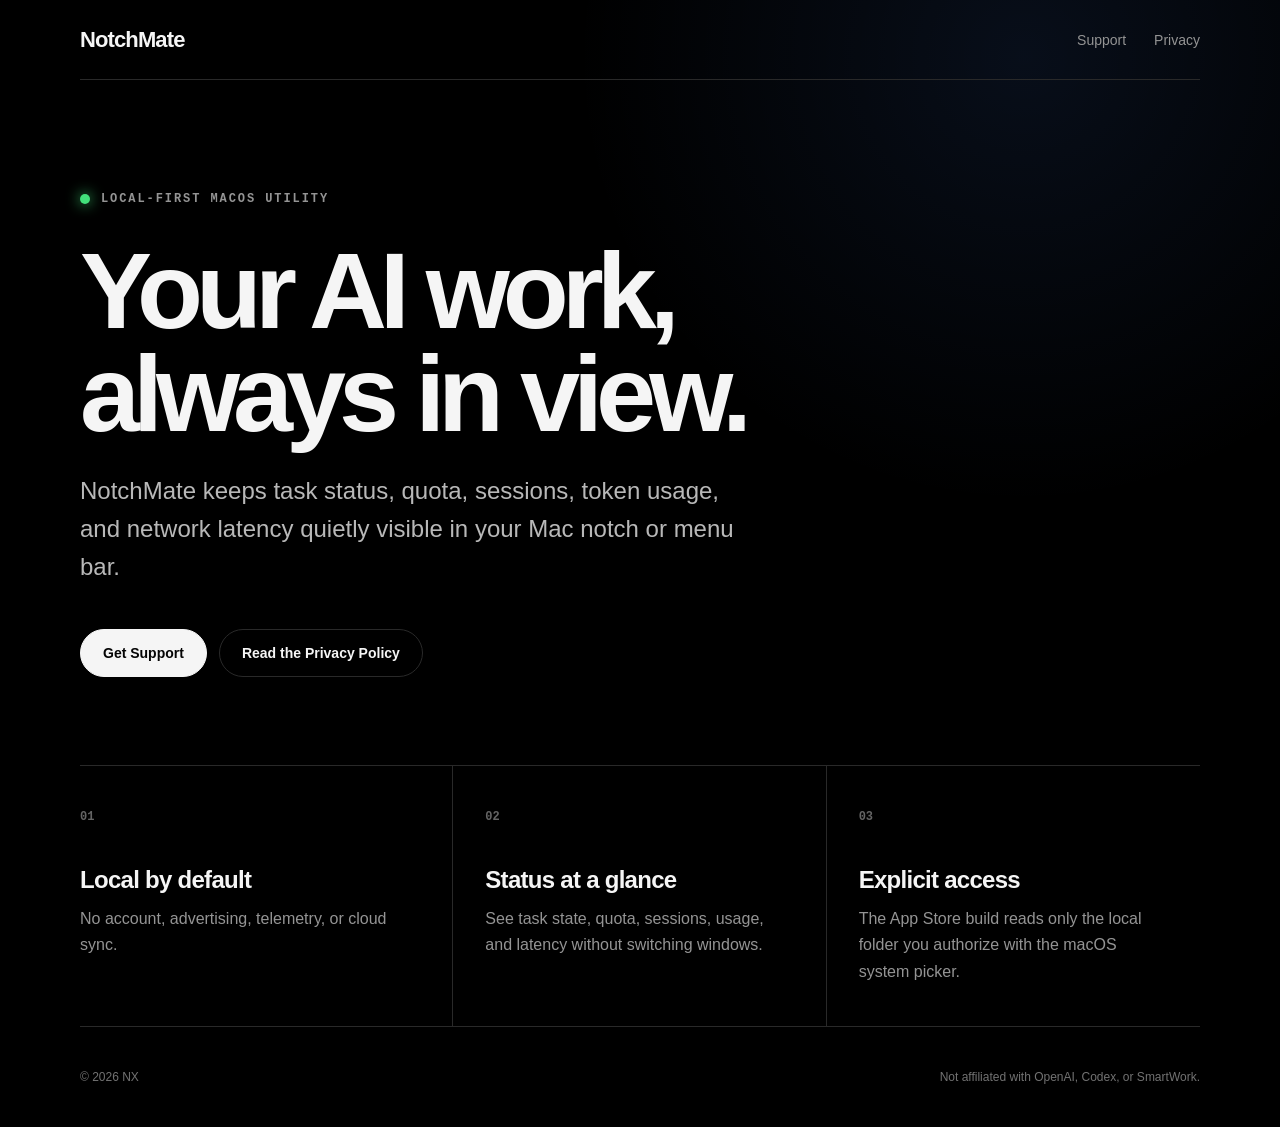
<file: index.html>
<!doctype html>
<html lang="en-US">
<head>
  <meta charset="utf-8">
  <meta name="viewport" content="width=device-width, initial-scale=1">
  <title>NotchMate</title>
  <meta name="description" content="NotchMate is a local-first macOS status utility for your Mac notch or menu bar.">
  <link rel="stylesheet" href="styles.css">
</head>
<body>
  <main>
    <nav class="nav">
      <a class="brand" href="index.html">NotchMate</a>
      <div class="nav-links"><a href="support.html">Support</a><a href="privacy.html">Privacy</a></div>
    </nav>
    <section class="hero">
      <div class="eyebrow"><span class="signal green"></span>LOCAL-FIRST MACOS UTILITY</div>
      <h1>Your AI work,<br>always in view.</h1>
      <p class="lead">NotchMate keeps task status, quota, sessions, token usage, and network latency quietly visible in your Mac notch or menu bar.</p>
      <div class="actions">
        <a class="button primary" href="support.html">Get Support</a>
        <a class="button" href="privacy.html">Read the Privacy Policy</a>
      </div>
    </section>
    <section class="feature-grid" aria-label="Product features">
      <article><span class="number">01</span><h2>Local by default</h2><p>No account, advertising, telemetry, or cloud sync.</p></article>
      <article><span class="number">02</span><h2>Status at a glance</h2><p>See task state, quota, sessions, usage, and latency without switching windows.</p></article>
      <article><span class="number">03</span><h2>Explicit access</h2><p>The App Store build reads only the local folder you authorize with the macOS system picker.</p></article>
    </section>
    <footer><span>© 2026 NX</span><span>Not affiliated with OpenAI, Codex, or SmartWork.</span></footer>
  </main>
</body>
</html>
</file>
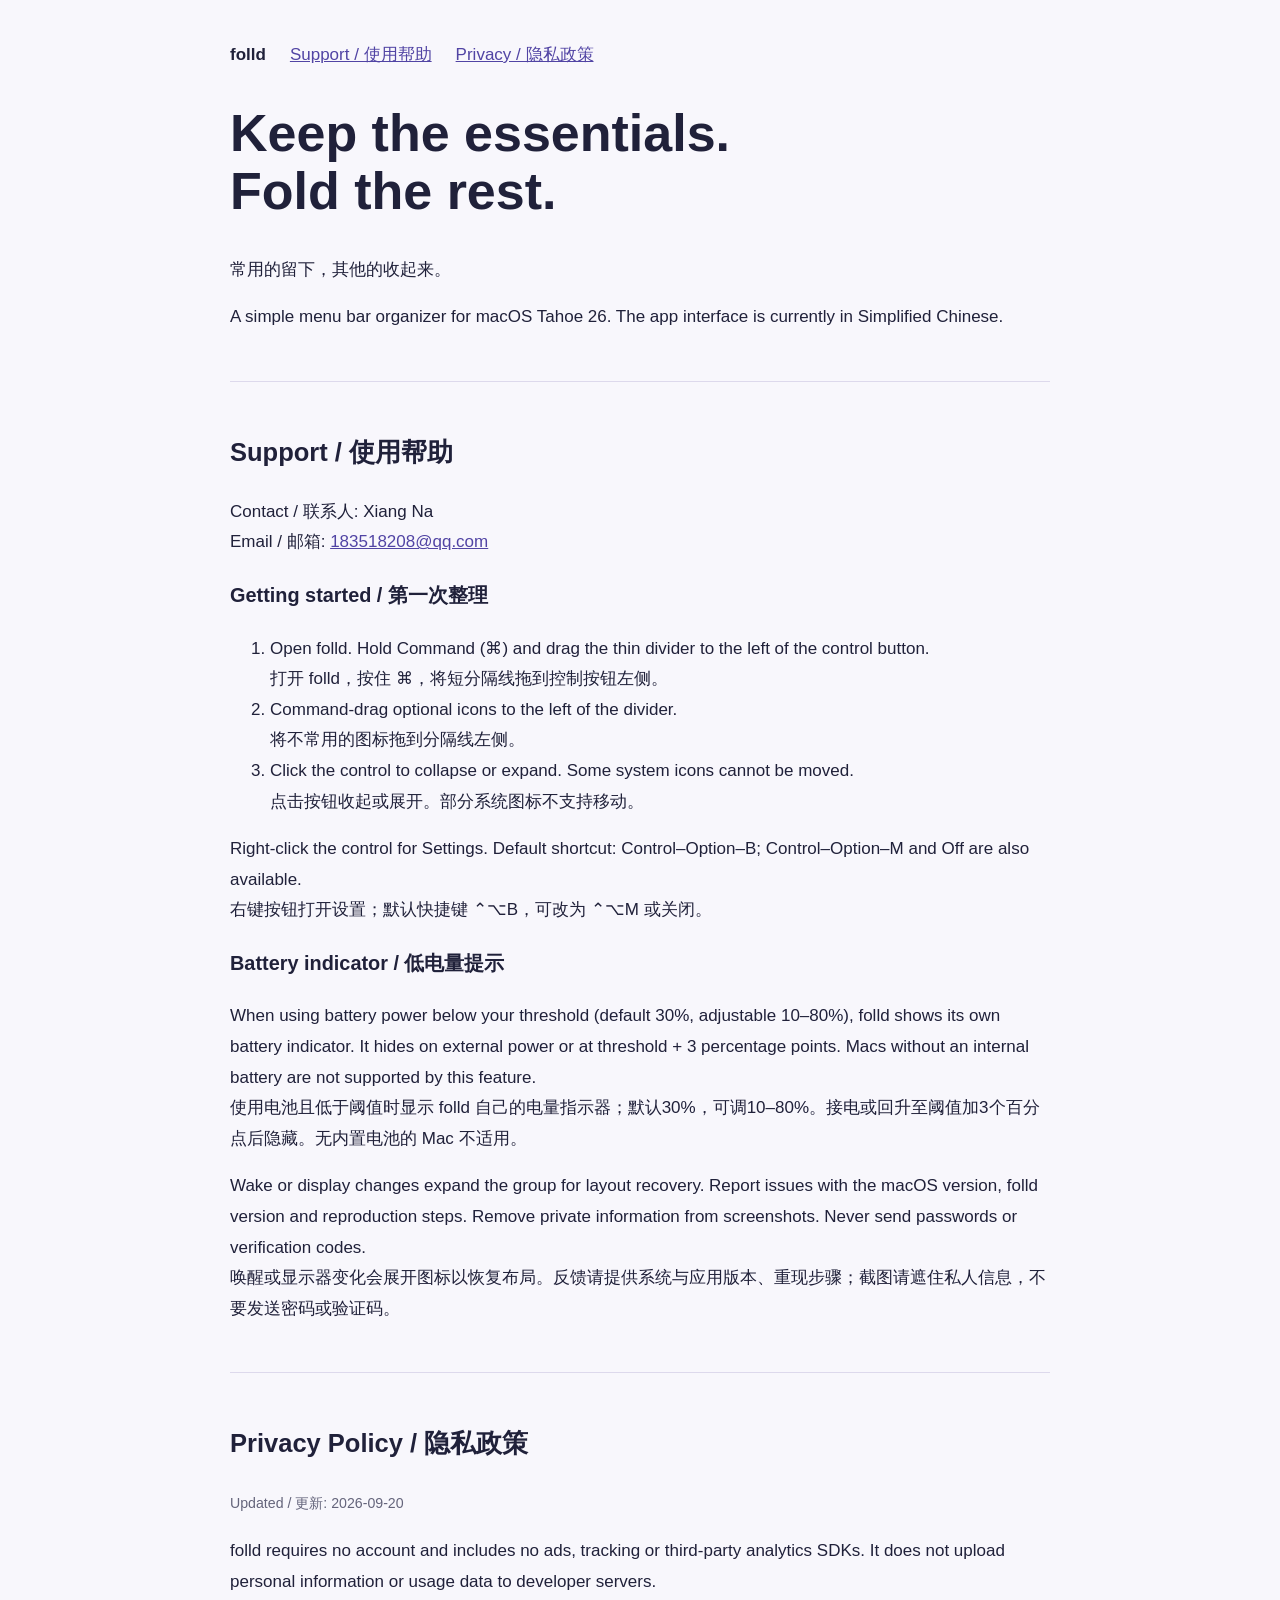
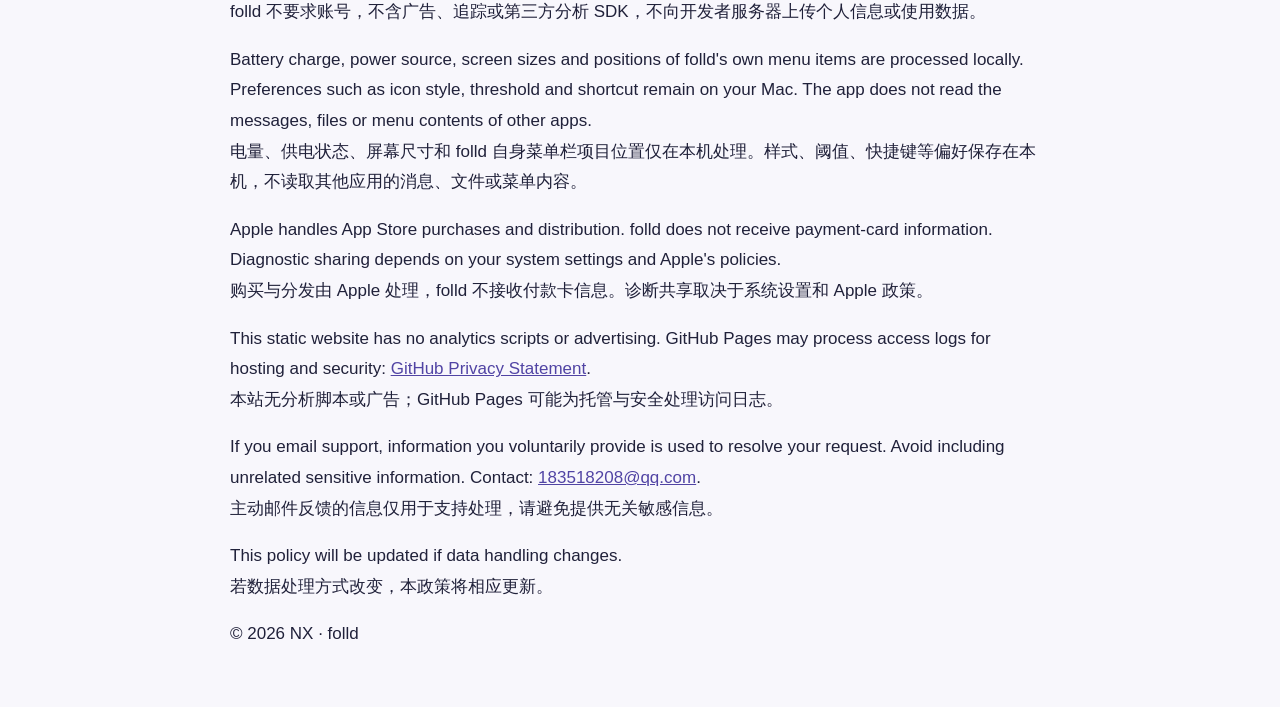
<file: folld/index.html>
<!doctype html><html lang="en"><meta charset="utf-8"><meta name="viewport" content="width=device-width,initial-scale=1"><title>folld — Support & Privacy</title><style>html{scroll-behavior:smooth}body{margin:auto;max-width:820px;padding:40px 24px;font:17px/1.8 -apple-system,BlinkMacSystemFont,sans-serif;color:#20213a;background:#f8f7fc}nav{display:flex;gap:24px}a{color:#5144a4}h1{font-size:52px;line-height:1.1}h2{margin-top:48px}section{border-top:1px solid #ddd9ec;margin-top:48px}small{color:#64647b}</style><nav><b>folld</b><a href="#support">Support / 使用帮助</a><a href="#privacy">Privacy / 隐私政策</a></nav><h1>Keep the essentials.<br>Fold the rest.</h1><p>常用的留下，其他的收起来。</p><p>A simple menu bar organizer for macOS Tahoe 26. The app interface is currently in Simplified Chinese.</p><section id="support"><h2>Support / 使用帮助</h2><p>Contact / 联系人: Xiang Na<br>Email / 邮箱: <a href="mailto:183518208@qq.com">183518208@qq.com</a></p><h3>Getting started / 第一次整理</h3><ol><li>Open folld. Hold Command (⌘) and drag the thin divider to the left of the control button.<br>打开 folld，按住 ⌘，将短分隔线拖到控制按钮左侧。</li><li>Command-drag optional icons to the left of the divider.<br>将不常用的图标拖到分隔线左侧。</li><li>Click the control to collapse or expand. Some system icons cannot be moved.<br>点击按钮收起或展开。部分系统图标不支持移动。</li></ol><p>Right-click the control for Settings. Default shortcut: Control–Option–B; Control–Option–M and Off are also available.<br>右键按钮打开设置；默认快捷键 ⌃⌥B，可改为 ⌃⌥M 或关闭。</p><h3>Battery indicator / 低电量提示</h3><p>When using battery power below your threshold (default 30%, adjustable 10–80%), folld shows its own battery indicator. It hides on external power or at threshold + 3 percentage points. Macs without an internal battery are not supported by this feature.<br>使用电池且低于阈值时显示 folld 自己的电量指示器；默认30%，可调10–80%。接电或回升至阈值加3个百分点后隐藏。无内置电池的 Mac 不适用。</p><p>Wake or display changes expand the group for layout recovery. Report issues with the macOS version, folld version and reproduction steps. Remove private information from screenshots. Never send passwords or verification codes.<br>唤醒或显示器变化会展开图标以恢复布局。反馈请提供系统与应用版本、重现步骤；截图请遮住私人信息，不要发送密码或验证码。</p></section><section id="privacy"><h2>Privacy Policy / 隐私政策</h2><small>Updated / 更新: 2026-09-20</small><p>folld requires no account and includes no ads, tracking or third-party analytics SDKs. It does not upload personal information or usage data to developer servers.<br>folld 不要求账号，不含广告、追踪或第三方分析 SDK，不向开发者服务器上传个人信息或使用数据。</p><p>Battery charge, power source, screen sizes and positions of folld's own menu items are processed locally. Preferences such as icon style, threshold and shortcut remain on your Mac. The app does not read the messages, files or menu contents of other apps.<br>电量、供电状态、屏幕尺寸和 folld 自身菜单栏项目位置仅在本机处理。样式、阈值、快捷键等偏好保存在本机，不读取其他应用的消息、文件或菜单内容。</p><p>Apple handles App Store purchases and distribution. folld does not receive payment-card information. Diagnostic sharing depends on your system settings and Apple's policies.<br>购买与分发由 Apple 处理，folld 不接收付款卡信息。诊断共享取决于系统设置和 Apple 政策。</p><p>This static website has no analytics scripts or advertising. GitHub Pages may process access logs for hosting and security: <a href="https://docs.github.com/en/site-policy/privacy-policies/github-general-privacy-statement">GitHub Privacy Statement</a>.<br>本站无分析脚本或广告；GitHub Pages 可能为托管与安全处理访问日志。</p><p>If you email support, information you voluntarily provide is used to resolve your request. Avoid including unrelated sensitive information. Contact: <a href="mailto:183518208@qq.com">183518208@qq.com</a>.<br>主动邮件反馈的信息仅用于支持处理，请避免提供无关敏感信息。</p><p>This policy will be updated if data handling changes.<br>若数据处理方式改变，本政策将相应更新。</p></section><footer><p>© 2026 NX · folld</p></footer></html>
</file>
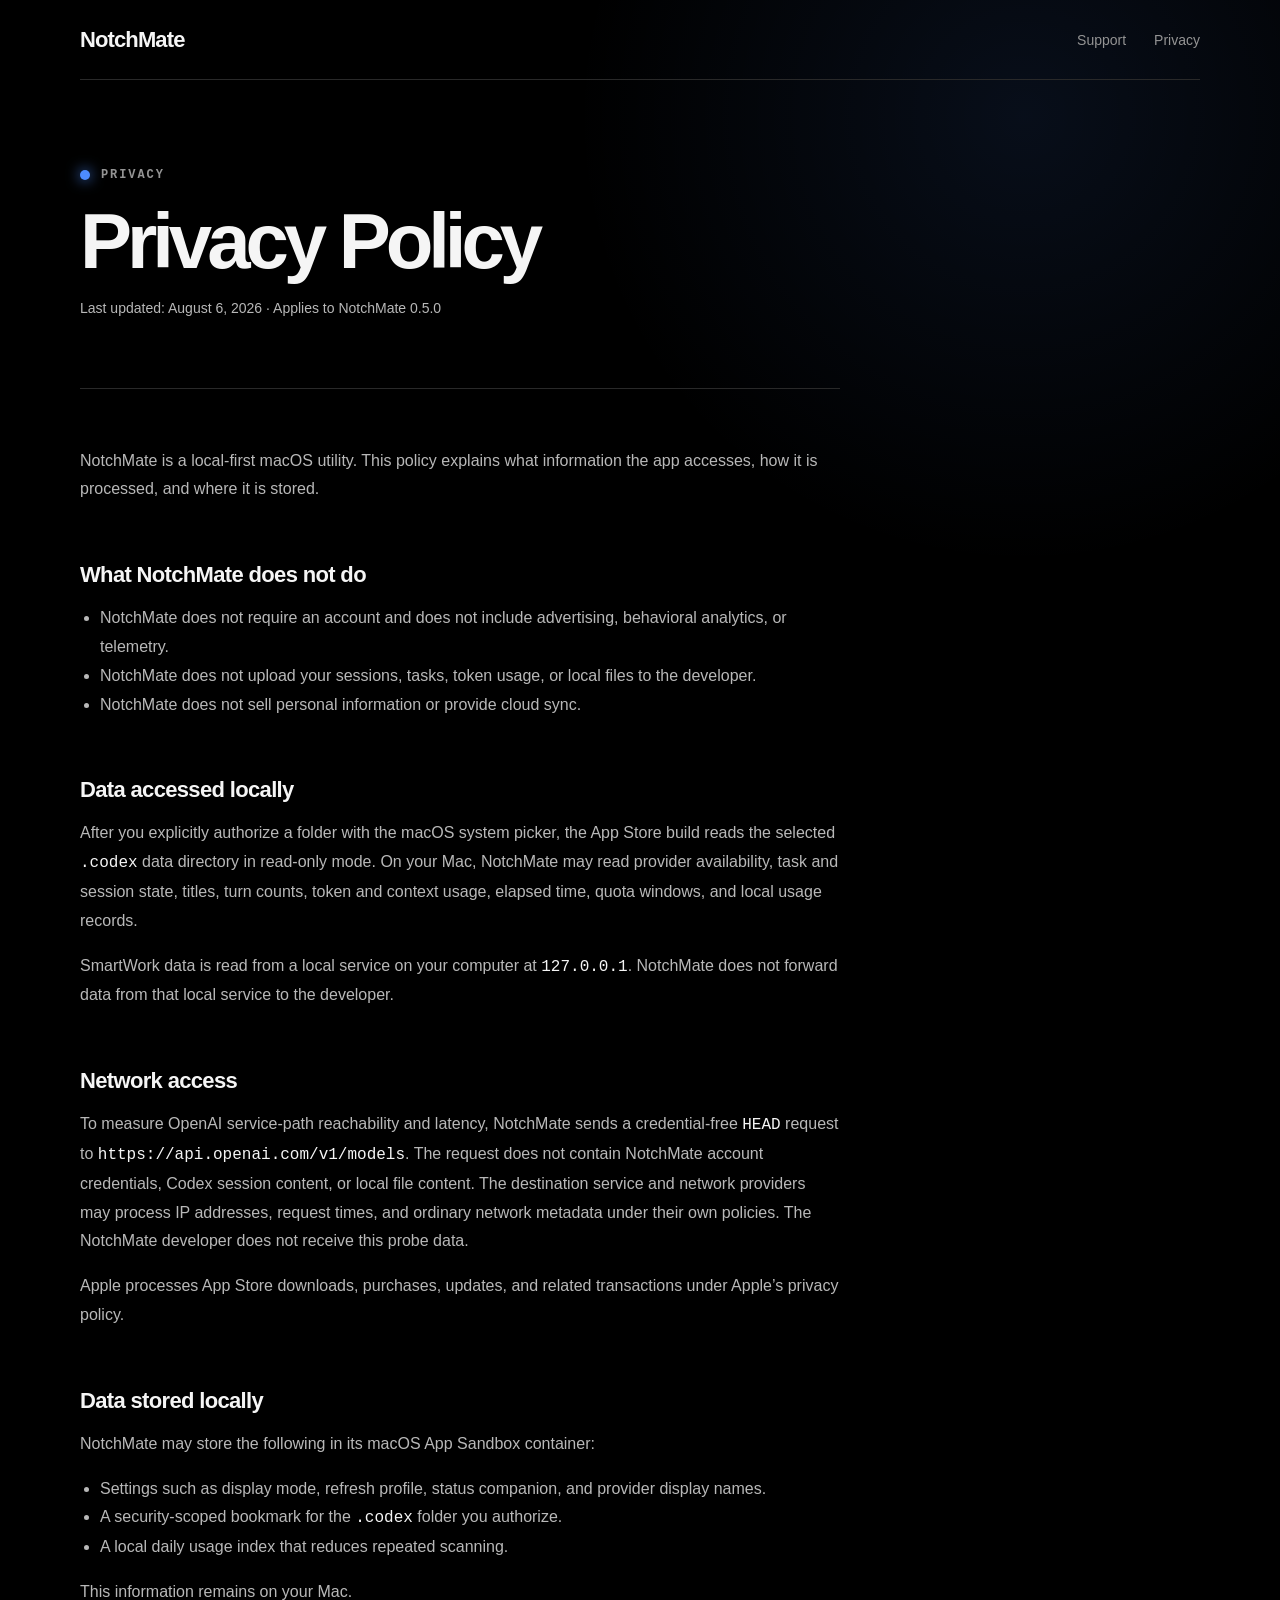
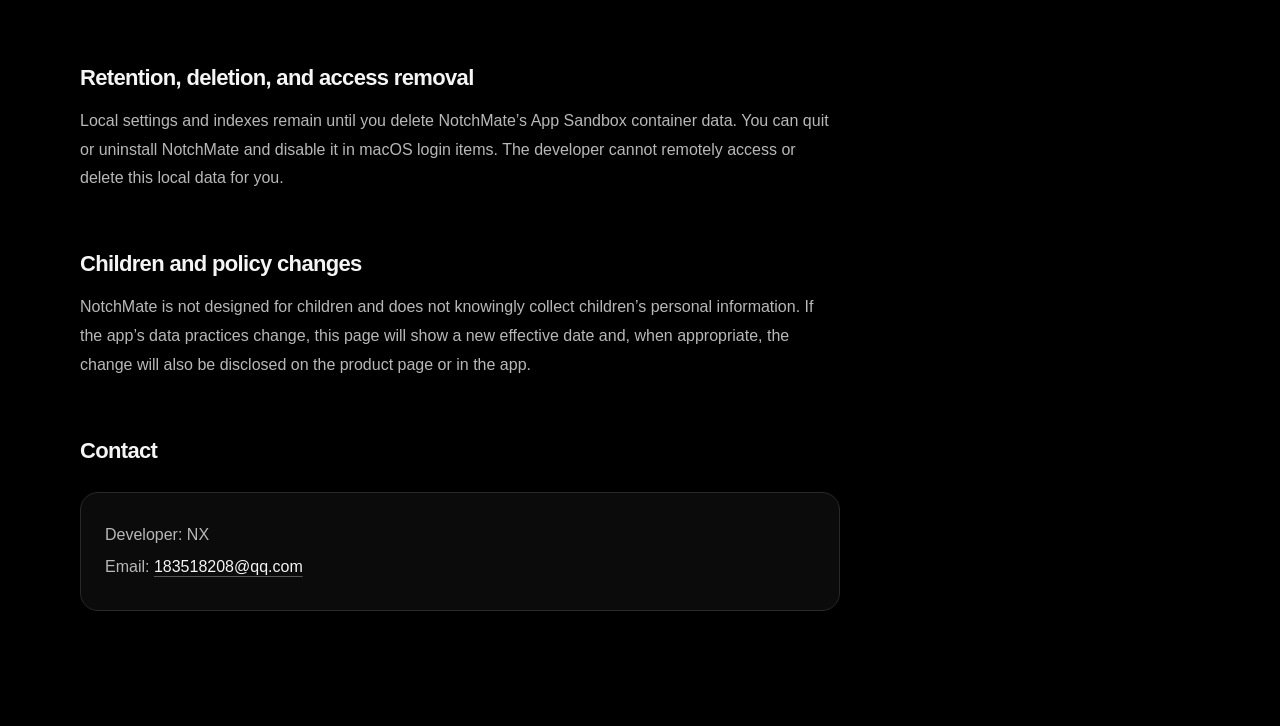
<file: privacy.html>
<!doctype html>
<html lang="en-US">
<head>
  <meta charset="utf-8">
  <meta name="viewport" content="width=device-width, initial-scale=1">
  <title>Privacy Policy · NotchMate</title>
  <meta name="description" content="Privacy Policy for NotchMate 0.5.0.">
  <link rel="stylesheet" href="styles.css">
</head>
<body>
  <main>
    <nav class="nav">
      <a class="brand" href="index.html">NotchMate</a>
      <div class="nav-links"><a href="support.html">Support</a><a href="privacy.html">Privacy</a></div>
    </nav>
    <article class="document">
      <header class="document-header">
        <div class="eyebrow"><span class="signal blue"></span>PRIVACY</div>
        <h1>Privacy Policy</h1>
        <p class="updated">Last updated: August 6, 2026 · Applies to NotchMate 0.5.0</p>
      </header>
      <section><p>NotchMate is a local-first macOS utility. This policy explains what information the app accesses, how it is processed, and where it is stored.</p></section>
      <section>
        <h2>What NotchMate does not do</h2>
        <ul>
          <li>NotchMate does not require an account and does not include advertising, behavioral analytics, or telemetry.</li>
          <li>NotchMate does not upload your sessions, tasks, token usage, or local files to the developer.</li>
          <li>NotchMate does not sell personal information or provide cloud sync.</li>
        </ul>
      </section>
      <section>
        <h2>Data accessed locally</h2>
        <p>After you explicitly authorize a folder with the macOS system picker, the App Store build reads the selected <code>.codex</code> data directory in read-only mode. On your Mac, NotchMate may read provider availability, task and session state, titles, turn counts, token and context usage, elapsed time, quota windows, and local usage records.</p>
        <p>SmartWork data is read from a local service on your computer at <code>127.0.0.1</code>. NotchMate does not forward data from that local service to the developer.</p>
      </section>
      <section>
        <h2>Network access</h2>
        <p>To measure OpenAI service-path reachability and latency, NotchMate sends a credential-free <code>HEAD</code> request to <code>https://api.openai.com/v1/models</code>. The request does not contain NotchMate account credentials, Codex session content, or local file content. The destination service and network providers may process IP addresses, request times, and ordinary network metadata under their own policies. The NotchMate developer does not receive this probe data.</p>
        <p>Apple processes App Store downloads, purchases, updates, and related transactions under Apple’s privacy policy.</p>
      </section>
      <section>
        <h2>Data stored locally</h2>
        <p>NotchMate may store the following in its macOS App Sandbox container:</p>
        <ul>
          <li>Settings such as display mode, refresh profile, status companion, and provider display names.</li>
          <li>A security-scoped bookmark for the <code>.codex</code> folder you authorize.</li>
          <li>A local daily usage index that reduces repeated scanning.</li>
        </ul>
        <p>This information remains on your Mac.</p>
      </section>
      <section>
        <h2>Retention, deletion, and access removal</h2>
        <p>Local settings and indexes remain until you delete NotchMate’s App Sandbox container data. You can quit or uninstall NotchMate and disable it in macOS login items. The developer cannot remotely access or delete this local data for you.</p>
      </section>
      <section>
        <h2>Children and policy changes</h2>
        <p>NotchMate is not designed for children and does not knowingly collect children’s personal information. If the app’s data practices change, this page will show a new effective date and, when appropriate, the change will also be disclosed on the product page or in the app.</p>
      </section>
      <section>
        <h2>Contact</h2>
        <div class="contact-card">
          <p>Developer: NX</p>
          <p>Email: <a class="text-link" href="mailto:183518208@qq.com">183518208@qq.com</a></p>
        </div>
      </section>
    </article>
  </main>
</body>
</html>
</file>
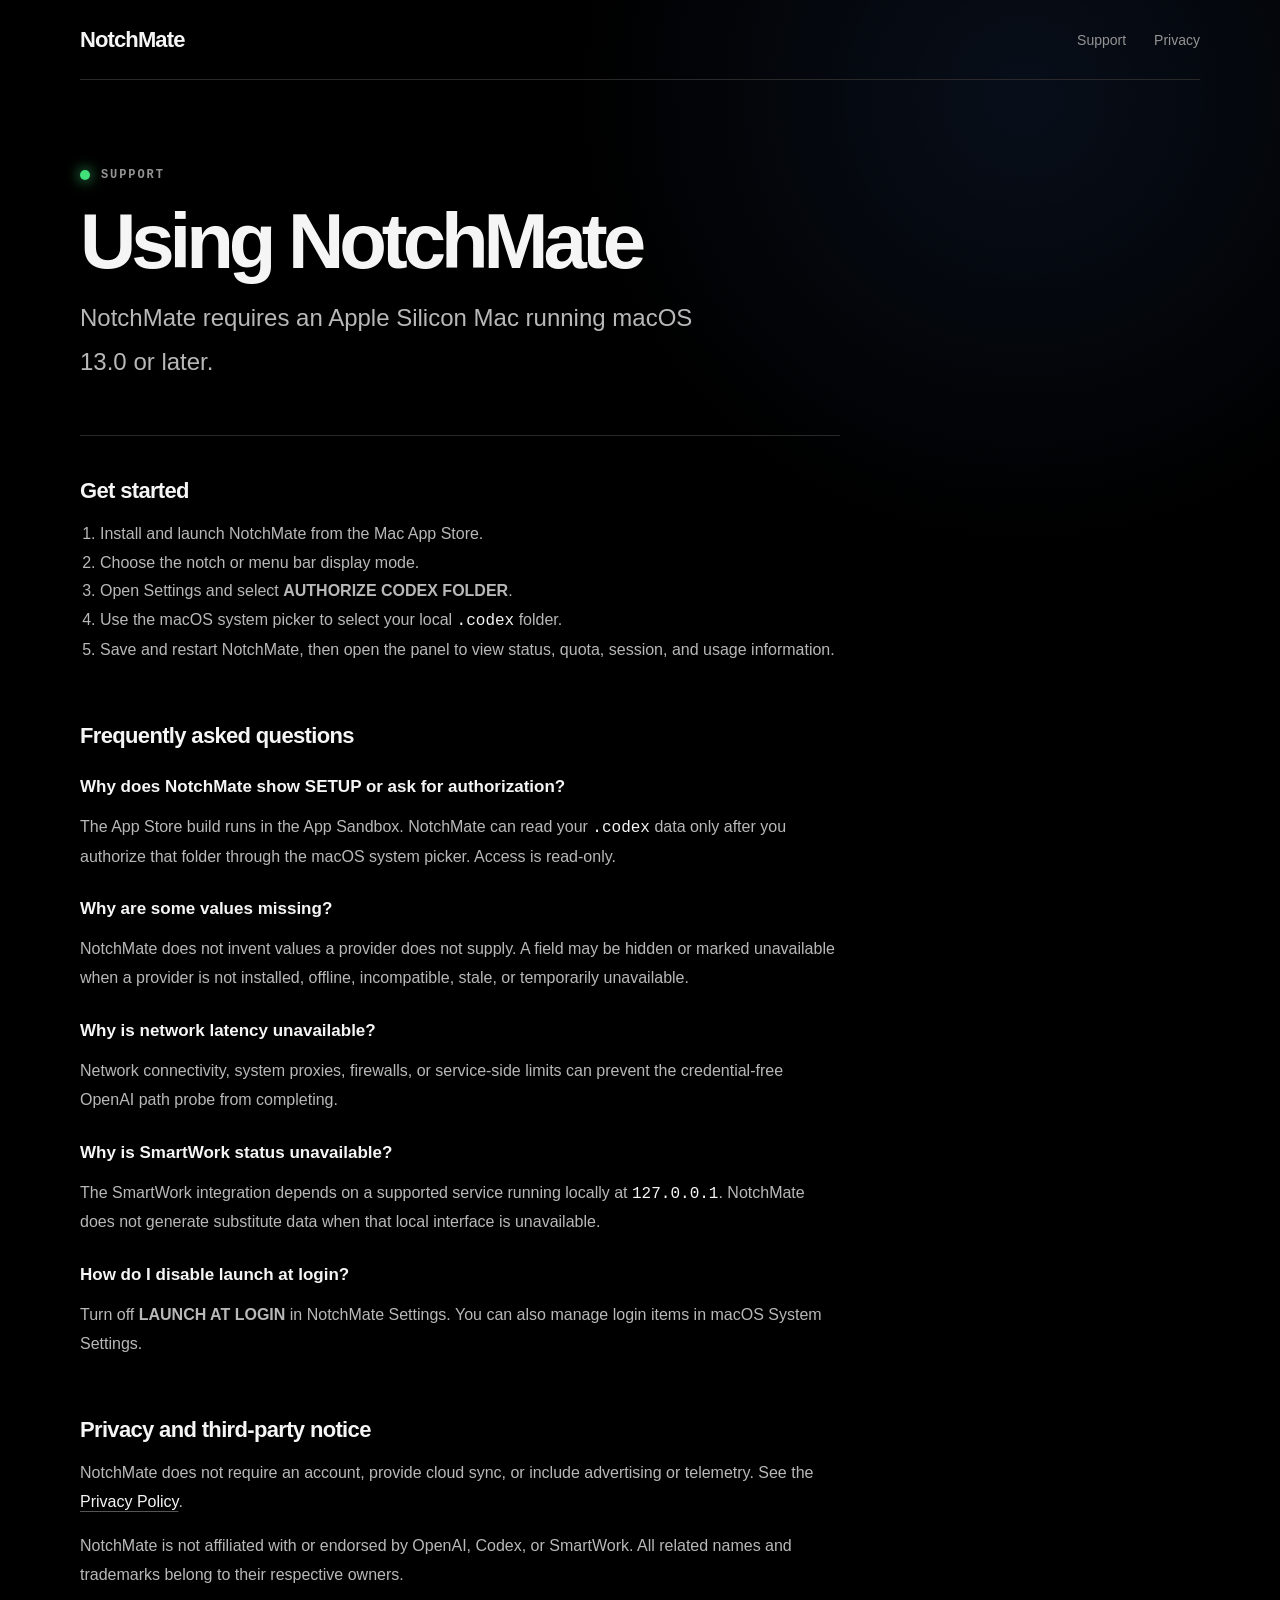
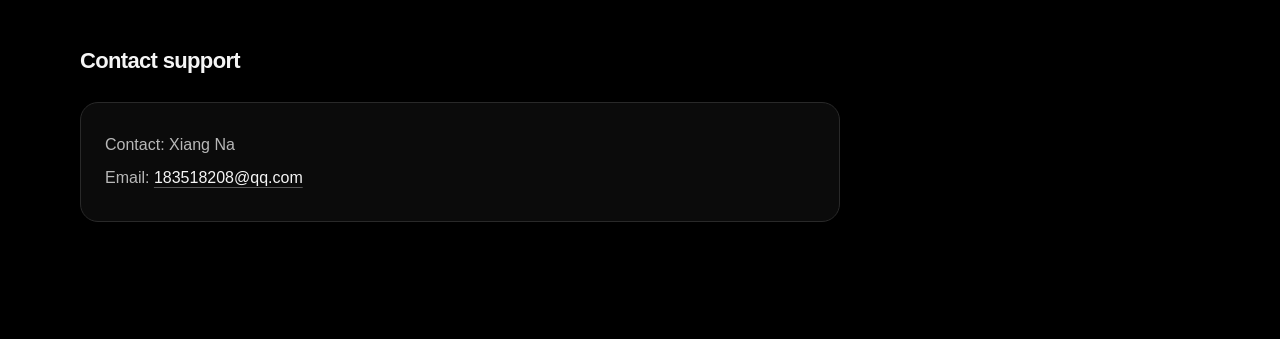
<file: support.html>
<!doctype html>
<html lang="en-US">
<head>
  <meta charset="utf-8">
  <meta name="viewport" content="width=device-width, initial-scale=1">
  <title>Support · NotchMate</title>
  <meta name="description" content="NotchMate setup help, troubleshooting, and support contact information.">
  <link rel="stylesheet" href="styles.css">
</head>
<body>
  <main>
    <nav class="nav">
      <a class="brand" href="index.html">NotchMate</a>
      <div class="nav-links"><a href="support.html">Support</a><a href="privacy.html">Privacy</a></div>
    </nav>
    <article class="document">
      <header class="document-header">
        <div class="eyebrow"><span class="signal green"></span>SUPPORT</div>
        <h1>Using NotchMate</h1>
        <p class="lead">NotchMate requires an Apple Silicon Mac running macOS 13.0 or later.</p>
      </header>
      <section>
        <h2>Get started</h2>
        <ol>
          <li>Install and launch NotchMate from the Mac App Store.</li>
          <li>Choose the notch or menu bar display mode.</li>
          <li>Open Settings and select <strong>AUTHORIZE CODEX FOLDER</strong>.</li>
          <li>Use the macOS system picker to select your local <code>.codex</code> folder.</li>
          <li>Save and restart NotchMate, then open the panel to view status, quota, session, and usage information.</li>
        </ol>
      </section>
      <section>
        <h2>Frequently asked questions</h2>
        <h3>Why does NotchMate show SETUP or ask for authorization?</h3>
        <p>The App Store build runs in the App Sandbox. NotchMate can read your <code>.codex</code> data only after you authorize that folder through the macOS system picker. Access is read-only.</p>
        <h3>Why are some values missing?</h3>
        <p>NotchMate does not invent values a provider does not supply. A field may be hidden or marked unavailable when a provider is not installed, offline, incompatible, stale, or temporarily unavailable.</p>
        <h3>Why is network latency unavailable?</h3>
        <p>Network connectivity, system proxies, firewalls, or service-side limits can prevent the credential-free OpenAI path probe from completing.</p>
        <h3>Why is SmartWork status unavailable?</h3>
        <p>The SmartWork integration depends on a supported service running locally at <code>127.0.0.1</code>. NotchMate does not generate substitute data when that local interface is unavailable.</p>
        <h3>How do I disable launch at login?</h3>
        <p>Turn off <strong>LAUNCH AT LOGIN</strong> in NotchMate Settings. You can also manage login items in macOS System Settings.</p>
      </section>
      <section>
        <h2>Privacy and third-party notice</h2>
        <p>NotchMate does not require an account, provide cloud sync, or include advertising or telemetry. See the <a class="text-link" href="privacy.html">Privacy Policy</a>.</p>
        <p>NotchMate is not affiliated with or endorsed by OpenAI, Codex, or SmartWork. All related names and trademarks belong to their respective owners.</p>
      </section>
      <section>
        <h2>Contact support</h2>
        <div class="contact-card">
          <p>Contact: Xiang Na</p>
          <p>Email: <a class="text-link" href="mailto:183518208@qq.com">183518208@qq.com</a></p>
        </div>
      </section>
    </article>
  </main>
</body>
</html>
</file>
<file: styles.css>
:root {
  color-scheme: dark;
  --background: #000;
  --surface: #0b0b0b;
  --line: #292929;
  --muted: #949494;
  --text: #f5f5f5;
  --green: #42e07b;
  --blue: #4d8cff;
}

* { box-sizing: border-box; }
html { background: var(--background); }
body {
  margin: 0;
  background:
    radial-gradient(circle at 80% 5%, rgb(77 140 255 / 10%), transparent 28rem),
    var(--background);
  color: var(--text);
  font-family: -apple-system, BlinkMacSystemFont, "SF Pro Display", "PingFang SC",
    "Helvetica Neue", sans-serif;
  -webkit-font-smoothing: antialiased;
}
a { color: inherit; text-decoration: none; }
main { width: min(1120px, calc(100% - 40px)); margin: 0 auto; }
.nav {
  min-height: 80px;
  display: flex;
  align-items: center;
  justify-content: space-between;
  border-bottom: 1px solid var(--line);
}
.brand { font-weight: 760; letter-spacing: -0.04em; font-size: 22px; }
.nav-links { display: flex; gap: 28px; color: var(--muted); font-size: 14px; }
.nav-links a:hover, .text-link:hover { color: var(--text); }
.hero {
  min-height: 610px;
  padding: 112px 0 88px;
  display: flex;
  flex-direction: column;
  justify-content: center;
  border-bottom: 1px solid var(--line);
}
.eyebrow {
  display: flex;
  align-items: center;
  gap: 11px;
  color: var(--muted);
  font: 650 12px/1.2 ui-monospace, SFMono-Regular, Menlo, monospace;
  letter-spacing: 0.16em;
}
.signal {
  display: inline-block;
  width: 10px;
  height: 10px;
  border-radius: 50%;
  box-shadow: 0 0 14px currentColor;
}
.green { color: var(--green); background: var(--green); }
.blue { color: var(--blue); background: var(--blue); }
h1 {
  margin: 34px 0 26px;
  max-width: 820px;
  font-size: clamp(58px, 9vw, 108px);
  line-height: 0.95;
  letter-spacing: -0.065em;
}
.lead {
  margin: 0;
  max-width: 660px;
  color: #b8b8b8;
  font-size: clamp(18px, 2.2vw, 24px);
  line-height: 1.6;
}
.actions { display: flex; flex-wrap: wrap; gap: 12px; margin-top: 42px; }
.button {
  min-height: 48px;
  padding: 0 22px;
  display: inline-flex;
  align-items: center;
  justify-content: center;
  border: 1px solid var(--line);
  border-radius: 999px;
  font-weight: 650;
  font-size: 14px;
}
.button:hover { border-color: #5b5b5b; }
.button.primary { color: #050505; background: var(--text); border-color: var(--text); }
.feature-grid {
  display: grid;
  grid-template-columns: repeat(3, 1fr);
  border-bottom: 1px solid var(--line);
}
.feature-grid article { min-height: 260px; padding: 40px 32px; border-right: 1px solid var(--line); }
.feature-grid article:first-child { padding-left: 0; }
.feature-grid article:last-child { border-right: 0; }
.number { color: #646464; font: 600 12px/1 ui-monospace, SFMono-Regular, Menlo, monospace; }
h2 { margin: 42px 0 12px; font-size: 24px; letter-spacing: -0.03em; }
.feature-grid p { margin: 0; color: var(--muted); line-height: 1.65; }
.document { width: min(760px, 100%); padding: 88px 0 120px; }
.document-header { padding-bottom: 52px; border-bottom: 1px solid var(--line); }
.document h1 { margin: 22px 0 18px; font-size: clamp(48px, 8vw, 78px); }
.updated { color: var(--muted); font-size: 14px; }
.document section { padding-top: 42px; }
.document h2 { margin: 0 0 16px; font-size: 22px; }
.document h3 { margin: 28px 0 10px; font-size: 17px; }
.document p, .document li { color: #b8b8b8; line-height: 1.8; }
.document ul, .document ol { padding-left: 1.25rem; }
.document code {
  overflow-wrap: anywhere;
  color: var(--text);
  font-family: ui-monospace, SFMono-Regular, Menlo, monospace;
}
.contact-card {
  margin-top: 28px;
  padding: 24px;
  border: 1px solid var(--line);
  border-radius: 18px;
  background: var(--surface);
}
.contact-card p { margin: 4px 0; }
.text-link {
  color: var(--text);
  text-decoration: underline;
  text-decoration-color: #555;
  text-underline-offset: 4px;
}
footer {
  min-height: 100px;
  display: flex;
  align-items: center;
  justify-content: space-between;
  gap: 20px;
  color: #727272;
  font-size: 12px;
}
@media (max-width: 720px) {
  main { width: min(100% - 28px, 1120px); }
  .hero { min-height: 540px; padding: 70px 0; }
  h1 { font-size: clamp(52px, 17vw, 76px); }
  .feature-grid { grid-template-columns: 1fr; }
  .feature-grid article, .feature-grid article:first-child {
    min-height: auto;
    padding: 34px 0;
    border-right: 0;
    border-bottom: 1px solid var(--line);
  }
  .feature-grid article:last-child { border-bottom: 0; }
  .feature-grid h2 { margin-top: 24px; }
  footer { padding: 26px 0; flex-direction: column; align-items: flex-start; }
}
</file>
